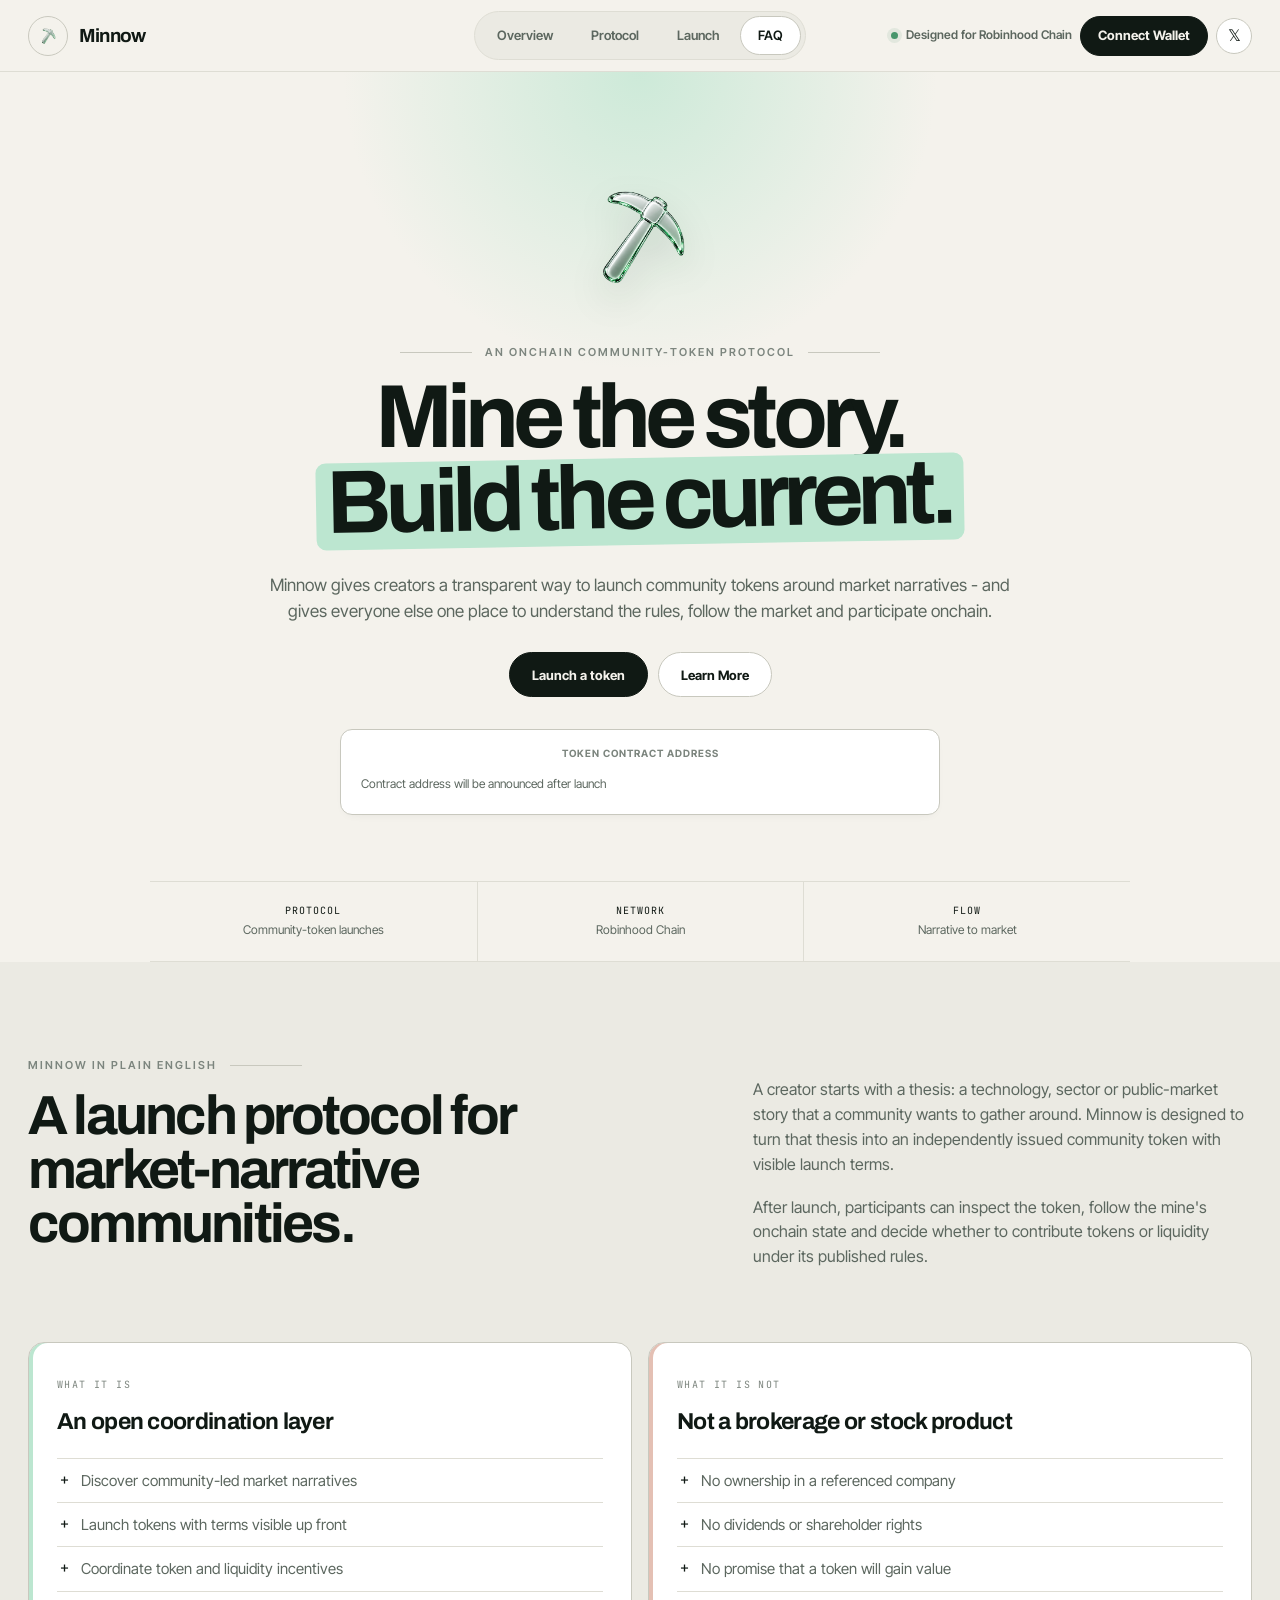
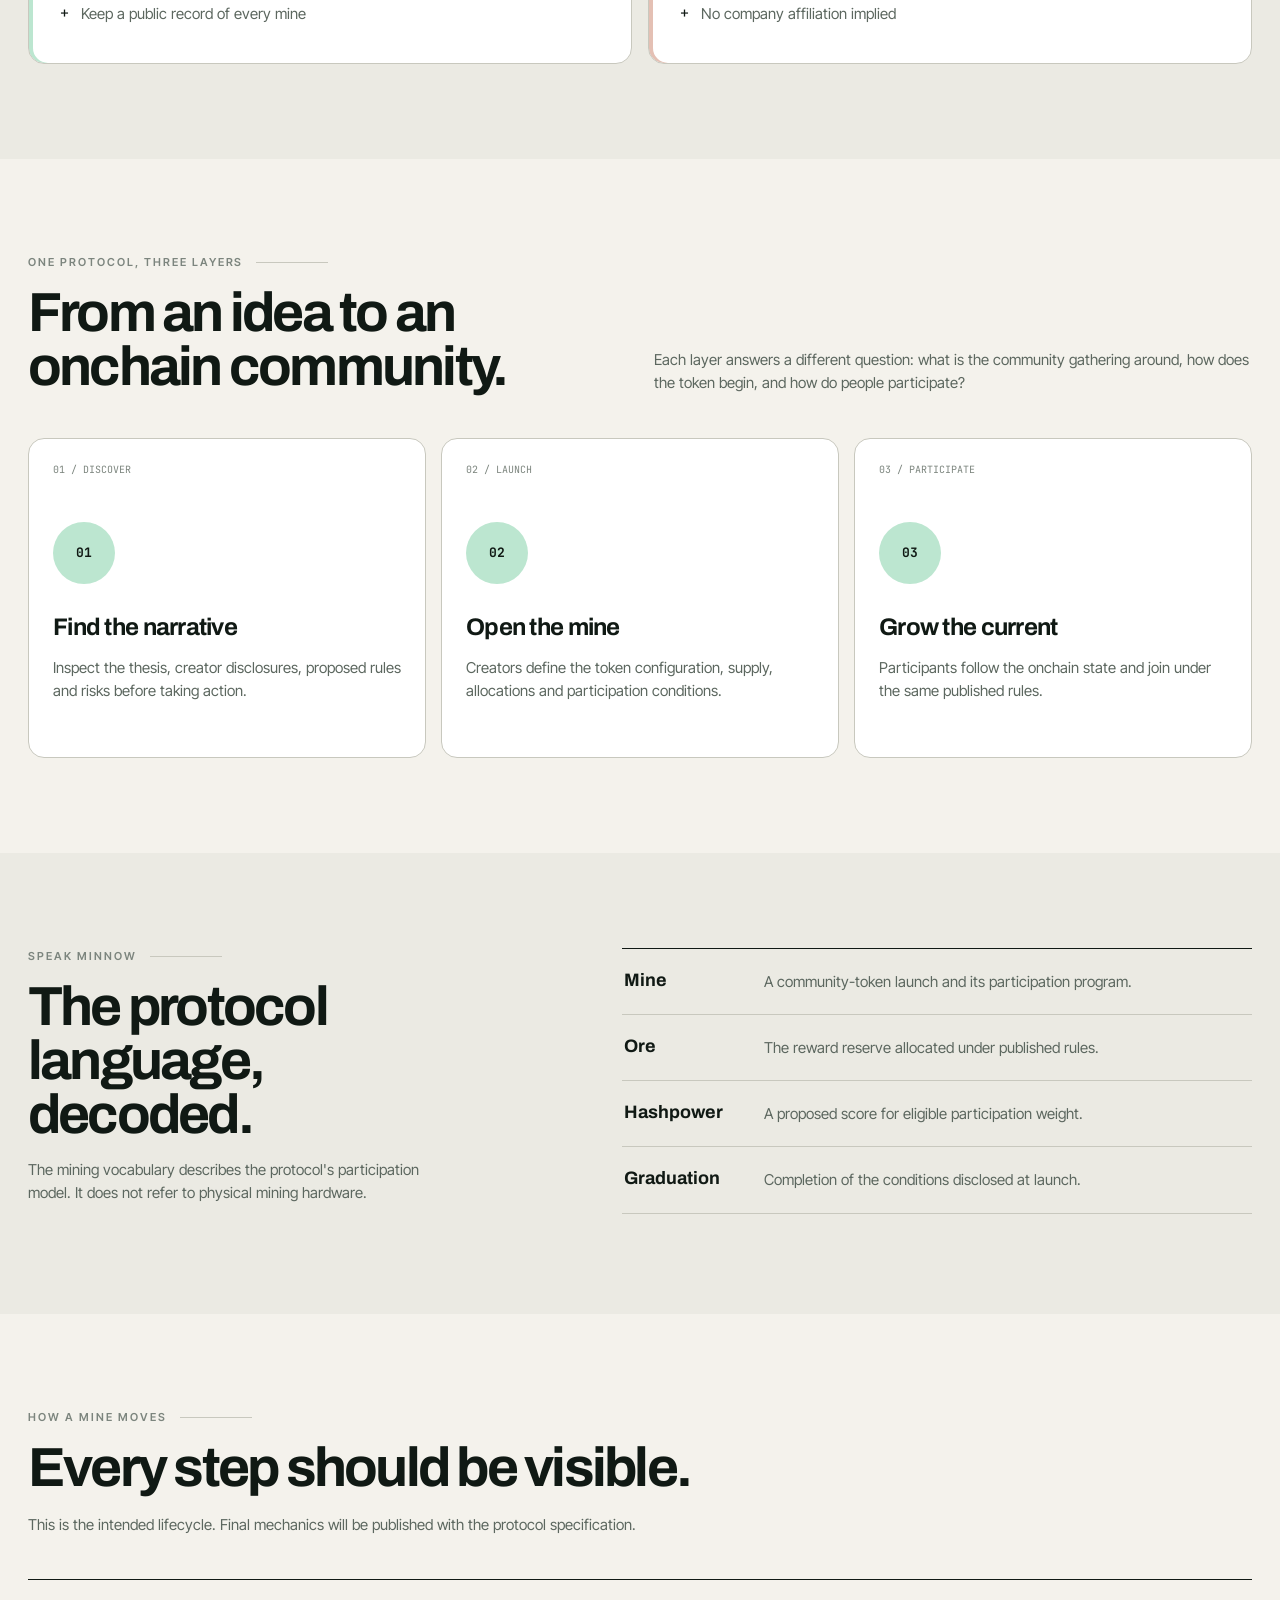
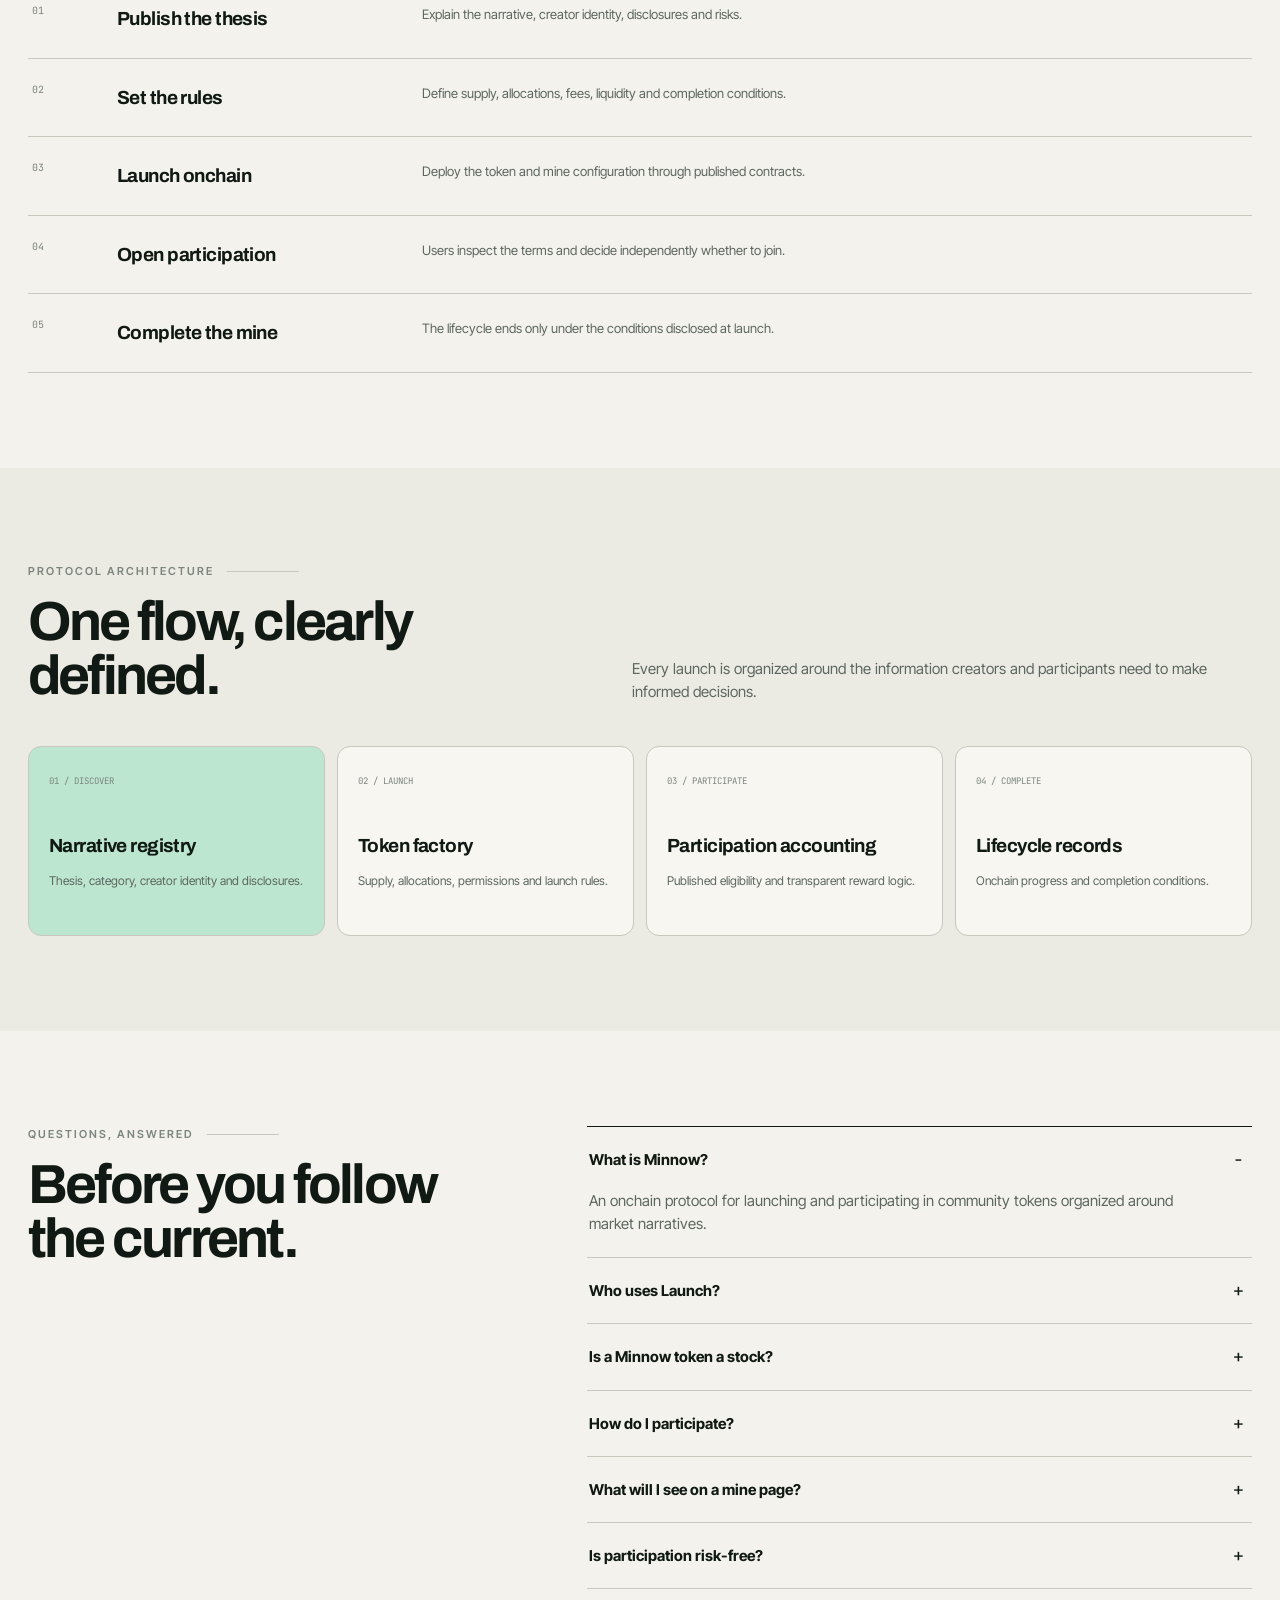
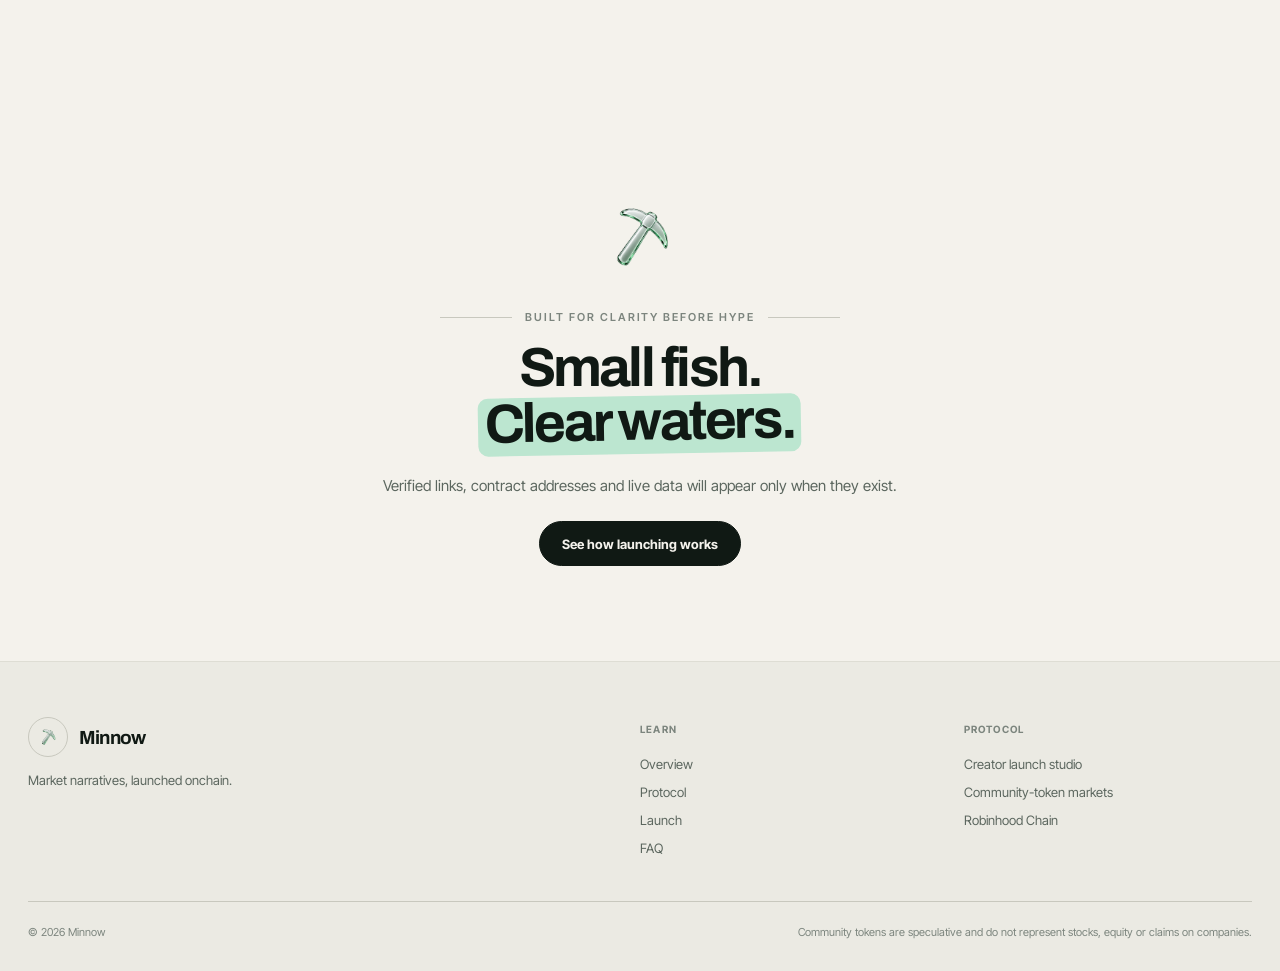
<file: index.html>
<!doctype html>
<html lang=en>
<head>
<meta charset=UTF-8>
<meta name=viewport content=width=device-width,initial-scale=1>
<title>Minnow &mdash; Market narratives, launched onchain</title>
<meta name='description' content='An onchain launch protocol for community tokens inspired by market narratives.'>
<link rel=icon href=Minnow.png>
<link rel='preconnect' href='https://fonts.googleapis.com'>
<link href='https://fonts.googleapis.com/css2?family=Archivo:wght@500;600;700;800&family=Inter+Tight:wght@400;500;600;700&family=JetBrains+Mono:wght@500&display=swap' rel='stylesheet'>
<link rel=stylesheet href=styles.css>
<link rel='stylesheet' href='enhancements.css'>
</head>
<body>
<header>
  <a class='brand' href='#top'><i><img src='Minnow.png' alt=''></i><b>Minnow</b></a>
  <nav><a href='#overview' class='on'>Overview</a><a href='#model'>Protocol</a><a href='launch.html'>Launch</a><a href='#faq'>FAQ</a></nav>
  <div class='actions'><span class='network'><i></i>Designed for Robinhood Chain</span><a href='#' id='connect-wallet' class='btn dark small'>Connect Wallet</a><a href='https://x.com/minnowhood' target='_blank' rel='noopener' class='social-link' title='Follow on X'>𝕏</a></div>
</header>
<main id=top>
<section class='hero'>
  <div class='glow'></div><img class='hero-logo' src='Minnow.png' alt='Minnow pickaxe'>
  <div class='eyebrow center'>An onchain community-token protocol</div>
  <h1>Mine the story.<br><mark>Build the current.</mark></h1>
  <p>Minnow gives creators a transparent way to launch community tokens around market narratives - and gives everyone else one place to understand the rules, follow the market and participate onchain.</p>
  <div class='ctas'><a class='btn dark' href='launch.html'>Launch a token</a><a class='btn' href='#overview'>Learn More</a></div>
  <div class='contract-box' id='contract-box'>
    <div class='contract-label'>Token Contract Address</div>
    <div class='contract-address' id='contract-address'>
      <span class='placeholder'>Contract address will be announced after launch</span>
    </div>
    <button class='copy-btn' id='copy-btn' style='display:none'>Copy</button>
  </div>
  <div class='truth-strip' id='status'><span><b>PROTOCOL</b> Community-token launches</span><span><b>NETWORK</b> Robinhood Chain</span><span><b>FLOW</b> Narrative to market</span></div>
</section>
<section class='alt' id='overview'><div class='wrap overview-grid'>
  <div><div class='eyebrow'>Minnow in plain English</div><h2>A launch protocol for market-narrative communities.</h2></div>
  <div class='lead-copy'><p>A creator starts with a thesis: a technology, sector or public-market story that a community wants to gather around. Minnow is designed to turn that thesis into an independently issued community token with visible launch terms.</p><p>After launch, participants can inspect the token, follow the mine's onchain state and decide whether to contribute tokens or liquidity under its published rules.</p></div>
</div><div class='wrap boundary-grid'>
  <article class='boundary yes'><small>WHAT IT IS</small><h3>An open coordination layer</h3><ul><li>Discover community-led market narratives</li><li>Launch tokens with terms visible up front</li><li>Coordinate token and liquidity incentives</li><li>Keep a public record of every mine</li></ul></article>
  <article class='boundary no'><small>WHAT IT IS NOT</small><h3>Not a brokerage or stock product</h3><ul><li>No ownership in a referenced company</li><li>No dividends or shareholder rights</li><li>No promise that a token will gain value</li><li>No company affiliation implied</li></ul></article>
</div></section>
<section id='model'><div class='wrap'>
  <div class='head split'><div><div class='eyebrow'>One protocol, three layers</div><h2>From an idea to an onchain community.</h2></div><p>Each layer answers a different question: what is the community gathering around, how does the token begin, and how do people participate?</p></div>
  <div class='layer-grid'><article><span>01 / DISCOVER</span><div class='layer-icon'>01</div><h3>Find the narrative</h3><p>Inspect the thesis, creator disclosures, proposed rules and risks before taking action.</p></article><article><span>02 / LAUNCH</span><div class='layer-icon'>02</div><h3>Open the mine</h3><p>Creators define the token configuration, supply, allocations and participation conditions.</p></article><article><span>03 / PARTICIPATE</span><div class='layer-icon'>03</div><h3>Grow the current</h3><p>Participants follow the onchain state and join under the same published rules.</p></article></div>
</div></section>
<section class='alt' id='language'><div class='wrap terminology'>
  <div class='term-intro'><div class='eyebrow'>Speak Minnow</div><h2>The protocol language, decoded.</h2><p>The mining vocabulary describes the protocol's participation model. It does not refer to physical mining hardware.</p></div>
  <dl><div><dt>Mine</dt><dd>A community-token launch and its participation program.</dd></div><div><dt>Ore</dt><dd>The reward reserve allocated under published rules.</dd></div><div><dt>Hashpower</dt><dd>A proposed score for eligible participation weight.</dd></div><div><dt>Graduation</dt><dd>Completion of the conditions disclosed at launch.</dd></div></dl>
</div></section>
<section id='journey'><div class='wrap'>
  <div class='head'><div class='eyebrow'>How a mine moves</div><h2>Every step should be visible.</h2><p>This is the intended lifecycle. Final mechanics will be published with the protocol specification.</p></div>
  <div class='steps'><div><span>01</span><h3>Publish the thesis</h3><p>Explain the narrative, creator identity, disclosures and risks.</p></div><div><span>02</span><h3>Set the rules</h3><p>Define supply, allocations, fees, liquidity and completion conditions.</p></div><div><span>03</span><h3>Launch onchain</h3><p>Deploy the token and mine configuration through published contracts.</p></div><div><span>04</span><h3>Open participation</h3><p>Users inspect the terms and decide independently whether to join.</p></div><div><span>05</span><h3>Complete the mine</h3><p>The lifecycle ends only under the conditions disclosed at launch.</p></div></div>
</div></section>
<section class='alt roadmap'><div class='wrap'><div class='head split'><div><div class='eyebrow'>Protocol architecture</div><h2>One flow, clearly defined.</h2></div><p>Every launch is organized around the information creators and participants need to make informed decisions.</p></div><div class='roadmap-grid'><article class='done'><span>01 / DISCOVER</span><h3>Narrative registry</h3><p>Thesis, category, creator identity and disclosures.</p></article><article><span>02 / LAUNCH</span><h3>Token factory</h3><p>Supply, allocations, permissions and launch rules.</p></article><article><span>03 / PARTICIPATE</span><h3>Participation accounting</h3><p>Published eligibility and transparent reward logic.</p></article><article><span>04 / COMPLETE</span><h3>Lifecycle records</h3><p>Onchain progress and completion conditions.</p></article></div></div></section>
<section id='faq'><div class='wrap faq-grid'><div><div class='eyebrow'>Questions, answered</div><h2>Before you follow the current.</h2></div><div class='faqs'>
  <details open><summary>What is Minnow?</summary><p>An onchain protocol for launching and participating in community tokens organized around market narratives.</p></details>
  <details><summary>Who uses Launch?</summary><p>Creators, communities and project teams use it to define the narrative, token, allocation, liquidity plan and disclosures.</p></details>
  <details><summary>Is a Minnow token a stock?</summary><p>No. It provides no equity, dividends, voting rights, revenue rights or claim on a company.</p></details>
  <details><summary>How do I participate?</summary><p>Connect a wallet, review the mine terms and participate under the published token and liquidity rules.</p></details>
  <details><summary>What will I see on a mine page?</summary><p>The narrative, creator disclosures, token configuration, participation rules, liquidity conditions and onchain lifecycle state.</p></details>
  <details><summary>Is participation risk-free?</summary><p>No. Community tokens can lose all value. Contract, liquidity, regulatory and creator risks may apply.</p></details>
</div></div></section>
<section class='closing'><img src='Minnow.png' alt=''><div class='eyebrow center'>Built for clarity before hype</div><h2>Small fish.<br><mark>Clear waters.</mark></h2><p>Verified links, contract addresses and live data will appear only when they exist.</p><a class='btn dark' href='launch.html'>See how launching works</a></section>
</main>
<footer><div class='wrap footer-grid'><div><a class='brand' href='#top'><i><img src='Minnow.png' alt=''></i><b>Minnow</b></a><p>Market narratives, launched onchain.</p></div><div><b>LEARN</b><a href='#overview'>Overview</a><a href='#model'>Protocol</a><a href='launch.html'>Launch</a><a href='#faq'>FAQ</a></div><div><b>PROTOCOL</b><span>Creator launch studio</span><span>Community-token markets</span><span>Robinhood Chain</span></div></div><div class='wrap legal'>© 2026 Minnow <span>Community tokens are speculative and do not represent stocks, equity or claims on companies.</span></div></footer><script src='wallet.js'></script>
<script src='app.js'></script>
</body>
</html>
</file>
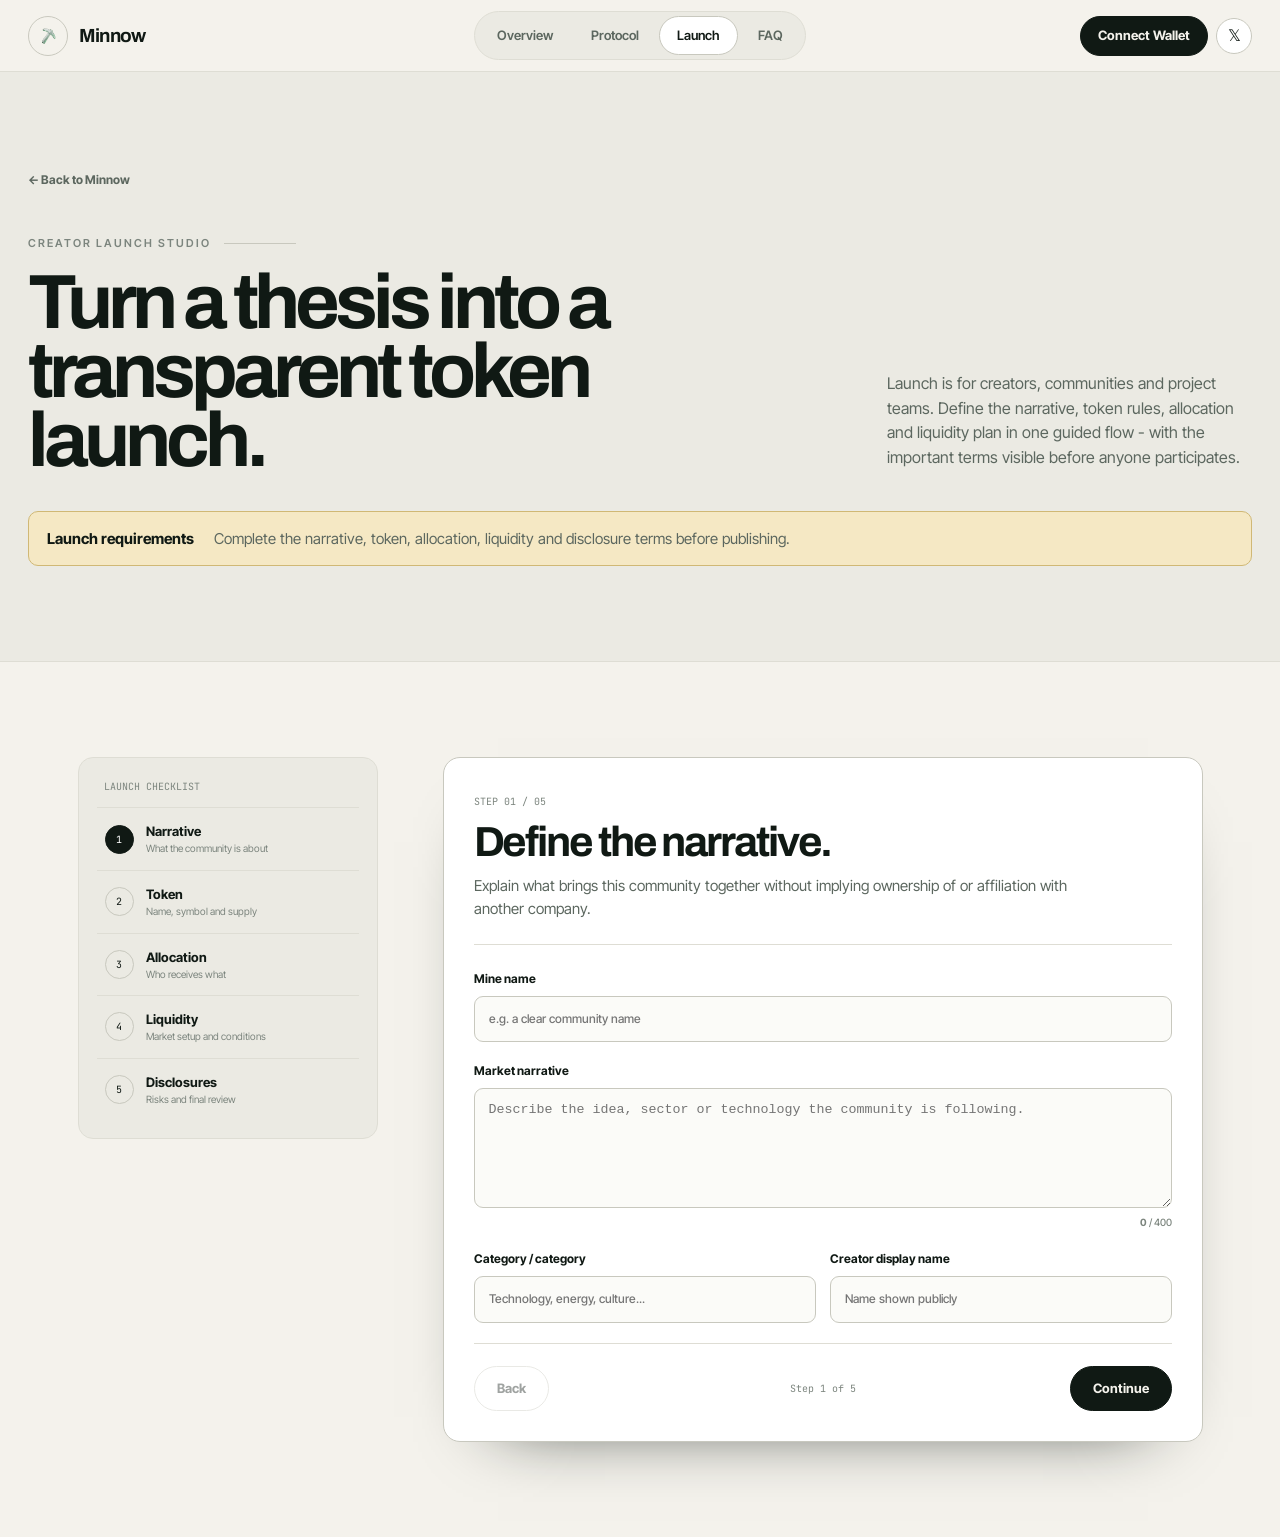
<file: launch.html>
<!doctype html>
<html lang='en'>
<head>
<meta charset='UTF-8'>
<meta name='viewport' content='width=device-width,initial-scale=1'>
<title>Launch a token - Minnow</title>
<meta name='description' content='Define a community-token launch with clear narrative, token, liquidity and disclosure terms.'>
<link rel='icon' href='Minnow.png'>
<link rel='preconnect' href='https://fonts.googleapis.com'>
<link href='https://fonts.googleapis.com/css2?family=Archivo:wght@500;600;700;800&family=Inter+Tight:wght@400;500;600;700&family=JetBrains+Mono:wght@500&display=swap' rel='stylesheet'>
<link rel='stylesheet' href='styles.css'>
<link rel='stylesheet' href='enhancements.css'>
</head>
<body class='launch-page'>
<header>
<a class='brand' href='index.html'>
<i>
<img src='Minnow.png' alt=''>
</i>
<b>Minnow</b>
</a>
<nav>
<a href='index.html#overview'>Overview</a>
<a href='index.html#model'>Protocol</a>
<a href='launch.html' class='on'>Launch</a>
<a href='index.html#faq'>FAQ</a>
</nav>
<div class='actions'>
<a href='#' id='connect-wallet' class='btn dark small'>Connect Wallet</a>
<a href='https://x.com/minnowhood' target='_blank' rel='noopener' class='social-link' title='Follow on X'>𝕏</a>
</div>
</header>
<main>
<section class='launch-hero'>
<div class='wrap'>
<a class='back-link' href='index.html'>&larr; Back to Minnow</a>
<div class='launch-intro'>
<div>
<div class='eyebrow'>Creator launch studio</div>
<h1>Turn a thesis into a transparent token launch.</h1>
</div>
<p>Launch is for creators, communities and project teams. Define the narrative, token rules, allocation and liquidity plan in one guided flow - with the important terms visible before anyone participates.</p>
</div>
<div class='notice'>
<b>Launch requirements</b>
<span>Complete the narrative, token, allocation, liquidity and disclosure terms before publishing.</span>
</div>
</div>
</section>
<section class='launch-workspace'>
<div class='wrap launch-layout'>
<aside class='launch-steps'>
<small>LAUNCH CHECKLIST</small>
<button class='active' data-step-target='1'>
<i>1</i>
<span>
<b>Narrative</b>
<em>What the community is about</em>
</span>
</button>
<button data-step-target='2'>
<i>2</i>
<span>
<b>Token</b>
<em>Name, symbol and supply</em>
</span>
</button>
<button data-step-target='3'>
<i>3</i>
<span>
<b>Allocation</b>
<em>Who receives what</em>
</span>
</button>
<button data-step-target='4'>
<i>4</i>
<span>
<b>Liquidity</b>
<em>Market setup and conditions</em>
</span>
</button>
<button data-step-target='5'>
<i>5</i>
<span>
<b>Disclosures</b>
<em>Risks and final review</em>
</span>
</button>
</aside>
<form class='launch-form' id='launch-form'>
<div class='form-step active' data-step='1'>
<div class='form-head'>
<span>STEP 01 / 05</span>
<h2>Define the narrative.</h2>
<p>Explain what brings this community together without implying ownership of or affiliation with another company.</p>
</div>
<label>Mine name <input name='mineName' placeholder='e.g. a clear community name' maxlength='48'>
</label>
<label>Market narrative <textarea name='narrative' placeholder='Describe the idea, sector or technology the community is following.' maxlength='400'>
</textarea>
<small>
<b data-count='narrative'>0</b> / 400</small>
</label>
<div class='field-row'>
<label>Category / category<input name='category' placeholder='Technology, energy, culture...'>
</label>
<label>Creator display name<input name='creator' placeholder='Name shown publicly'>
</label>
</div>
</div>
<div class='form-step' data-step='2'>
<div class='form-head'>
<span>STEP 02 / 05</span>
<h2>Configure the token.</h2>
<p>Set the token terms that participants will review before joining the mine.</p>
</div>
<div class='field-row'>
<label>Token name<input name='tokenName' placeholder='Community token name'>
</label>
<label>Symbol<input name='symbol' placeholder='3-8 characters' maxlength='8'>
</label>
</div>
<label>Total supply<input name='supply' inputmode='numeric' placeholder='Enter the fixed supply'>
</label>
<div class='choice-group'>
<span>Supply after launch</span>
<label>
<input type='radio' name='minting' value='fixed' checked>
<b>Fixed forever</b>
<small>No additional tokens can be minted.</small>
</label>
<label>
<input type='radio' name='minting' value='managed'>
<b>Managed permission</b>
<small>Any mint authority must be disclosed.</small>
</label>
</div>
</div>
<div class='form-step' data-step='3'>
<div class='form-head'>
<span>STEP 03 / 05</span>
<h2>Make allocation legible.</h2>
<p>Show how supply is intended to be divided. Exact validation will follow the final protocol rules.</p>
</div>
<div class='allocation-grid'>
<label>Community / mining<input name='communityAllocation' type='number' min='0' max='100' placeholder='%'>
</label>
<label>Initial liquidity<input name='liquidityAllocation' type='number' min='0' max='100' placeholder='%'>
</label>
<label>Creator / team<input name='teamAllocation' type='number' min='0' max='100' placeholder='%'>
</label>
<label>Other<input name='otherAllocation' type='number' min='0' max='100' placeholder='%'>
</label>
</div>
<label>Allocation notes<textarea name='allocationNotes' placeholder='Explain vesting, lockups, recipients and any reserved supply.'>
</textarea>
</label>
</div>
<div class='form-step' data-step='4'>
<div class='form-head'>
<span>STEP 04 / 05</span>
<h2>Describe the market setup.</h2>
<p>Participants should understand how liquidity starts, who controls it and when conditions can change.</p>
</div>
<label>Paired asset<input name='pairedAsset' placeholder='To be defined by supported network assets'>
</label>
<div class='field-row'>
<label>Liquidity source<select name='liquiditySource'>
<option value=''>Select a model</option>
<option>Creator funded</option>
<option>Community funded</option>
<option>Protocol formation</option>
</select>
</label>
<label>Liquidity control<select name='liquidityControl'>
<option value=''>Select a condition</option>
<option>Locked</option>
<option>Burned LP position</option>
<option>Managed - disclosed</option>
</select>
</label>
</div>
<label>Completion / graduation condition<textarea name='graduation' placeholder='Describe the objective onchain condition that completes the mine.'>
</textarea>
</label>
</div>
<div class='form-step' data-step='5'>
<div class='form-head'>
<span>STEP 05 / 05</span>
<h2>Disclose, then review.</h2>
<p>Clear disclosures are part of the launch, not an afterthought.</p>
</div>
<label>Creator conflicts and holdings<textarea name='conflicts' placeholder='Disclose relevant interests, related wallets or relationships.'>
</textarea>
</label>
<label>Referenced companies or assets<input name='references' placeholder='List references, or enter None'>
</label>
<div class='confirm-list'>
<label>
<input type='checkbox' name='independent'>
<span>I understand this token is independent from any referenced company and provides no equity or shareholder rights.</span>
</label>
<label>
<input type='checkbox' name='risk'>
<span>I will present token, liquidity, smart-contract and creator risks clearly.</span>
</label>
<label>
<input type='checkbox' name='accuracy'>
<span>I confirm the submitted launch information is accurate to the best of my knowledge.</span>
</label>
</div>
</div>
<div class='form-actions'>
<button type='button' class='btn' id='prev' disabled>Back</button>
<span id='step-label'>Step 1 of 5</span>
<button type='button' class='btn dark' id='next'>Continue</button>
</div>
</form>
</div>
</section>
</main>
<script src='wallet.js'>
</script>
<script src='launch.js'>
</script>
</body>
</html>
</file>
<file: enhancements.css>
.status-pill{padding:7px 11px;border:1px solid var(--edge2);border-radius:99px;background:#fff;color:var(--muted);font-size:10px;font-weight:700;letter-spacing:.08em;text-transform:uppercase}
.social-link{width:36px;height:36px;display:grid;place-items:center;border:1px solid var(--edge2);border-radius:50%;background:#fff;color:var(--ink);font-size:16px;font-weight:400;transition:.2s}.social-link:hover{background:var(--ink);color:#fff;border-color:var(--ink)}
nav a.connected{background:var(--mint);border-color:#79bd9d;color:var(--ink);font:500 11px var(--mono)}
.contract-box{max-width:600px;margin:32px auto 0;padding:16px 20px;display:flex;flex-direction:column;gap:8px;border:1px solid var(--edge2);border-radius:12px;background:#fff;box-shadow:0 4px 12px -8px #10191420}.contract-label{color:var(--faint);font-size:10px;font-weight:700;letter-spacing:.1em;text-transform:uppercase}.contract-address{display:flex;align-items:center;gap:12px;min-height:28px}.contract-address span{font:500 13px var(--mono);color:var(--ink);word-break:break-all}.contract-address .placeholder{color:var(--muted);font:400 12px var(--ui)}.copy-btn{padding:6px 12px;border:1px solid var(--edge2);border-radius:6px;background:var(--paper2);color:var(--ink);font-size:11px;font-weight:700;transition:.2s;cursor:pointer}.copy-btn:hover{background:var(--mint);border-color:#79bd9d}
.hero{padding-top:72px}.hero>p{max-width:760px}.hero-logo{background:transparent}.brand>i{background:transparent}.truth-strip{max-width:980px;margin:66px auto 0;display:grid;grid-template-columns:repeat(3,1fr);border-block:1px solid var(--edge)}
.truth-strip span{padding:22px 18px;color:var(--muted);font-size:12px}.truth-strip span+span{border-left:1px solid var(--edge)}.truth-strip b{display:block;margin-bottom:4px;color:var(--ink);font:10px var(--mono);letter-spacing:.1em}
.overview-grid{display:grid;grid-template-columns:1.1fr .9fr;gap:9vw;align-items:start}.overview-grid h2{max-width:670px}.lead-copy{padding-top:20px}.lead-copy p{margin:0 0 18px;color:var(--muted);font-size:16px}
.boundary-grid{display:grid;grid-template-columns:1fr 1fr;gap:16px;margin-top:55px}.boundary{padding:28px;border:1px solid var(--edge2);border-radius:16px;background:#fff}.boundary.yes{box-shadow:inset 4px 0 var(--mint)}.boundary.no{box-shadow:inset 4px 0 #e4c0b4}.boundary small{font:10px var(--mono);color:var(--faint)}.boundary h3{margin:10px 0 18px;font-size:23px}.boundary ul{margin:0;padding:0;list-style:none}.boundary li{padding:10px 0 10px 24px;position:relative;border-top:1px solid var(--edge);color:var(--muted)}.boundary li:before{content:'+';position:absolute;left:3px;color:var(--ink);font-family:var(--mono)}
.layer-grid{display:grid;grid-template-columns:repeat(3,1fr);gap:15px}.layer-grid article{min-height:320px;padding:24px;display:flex;flex-direction:column;border:1px solid var(--edge2);border-radius:16px;background:#fff}.layer-grid>article>span{font:10px var(--mono);color:var(--faint)}.layer-icon{width:62px;height:62px;margin:46px 0 25px;display:grid;place-items:center;border-radius:50%;background:var(--mint);font:700 13px var(--mono)}.layer-grid h3{font-size:24px}.layer-grid p{margin-top:10px;color:var(--muted)}
.terminology{display:grid;grid-template-columns:.85fr 1.15fr;gap:10vw}.term-intro p{max-width:430px;color:var(--muted)}.terminology dl{margin:0;border-top:1px solid var(--ink)}.terminology dl>div{padding:21px 2px;display:grid;grid-template-columns:140px 1fr;border-bottom:1px solid var(--edge2)}.terminology dt{font:700 18px var(--display)}.terminology dd{margin:0;color:var(--muted)}
.roadmap-grid{display:grid;grid-template-columns:repeat(4,1fr);gap:12px}.roadmap-grid article{min-height:190px;padding:20px;border:1px solid var(--edge2);border-radius:13px;background:#f7f6f1}.roadmap-grid article.done{background:var(--mint)}.roadmap-grid span{font:9px var(--mono);color:var(--faint)}.roadmap-grid h3{margin-top:40px}.roadmap-grid p{color:var(--muted);font-size:12px}
.faq-grid{display:grid;grid-template-columns:.8fr 1.2fr;gap:9vw}.faqs{border-top:1px solid var(--ink)}.faqs details{border-bottom:1px solid var(--edge2)}.faqs summary{padding:21px 42px 21px 2px;position:relative;cursor:pointer;list-style:none;font-weight:700}.faqs summary:after{content:'+';position:absolute;right:8px;font:18px var(--mono)}.faqs details[open] summary:after{content:'-'} .faqs details p{margin:-4px 50px 22px 2px;color:var(--muted)}
.closing>p{max-width:560px;margin:20px auto 24px;color:var(--muted)}.footer-grid span{padding:4px 0;color:var(--muted);font-size:13px}
.launch-page{background:var(--paper)}.launch-hero{padding:55px 0 46px;border-bottom:1px solid var(--edge);background:var(--paper2)}.back-link{display:inline-block;margin-bottom:45px;color:var(--muted);font-size:12px;font-weight:700}.launch-intro{display:grid;grid-template-columns:1.35fr .65fr;gap:8vw;align-items:end}.launch-intro h1{max-width:870px;font-size:clamp(48px,6vw,86px)}.launch-intro>p{margin:0 0 5px;color:var(--muted);font-size:16px}.notice{margin-top:36px;padding:15px 18px;display:flex;gap:20px;border:1px solid #d0b875;border-radius:10px;background:#f5e8c4}.notice b{white-space:nowrap}.notice span{color:var(--muted)}
.launch-workspace{padding:60px 0 100px}.launch-layout{display:grid;grid-template-columns:300px minmax(0,760px);gap:65px;justify-content:center;align-items:start}.launch-steps{position:sticky;top:110px;padding:18px;border:1px solid var(--edge);border-radius:15px;background:var(--paper2)}.launch-steps>small{display:block;margin:4px 7px 14px;font:10px var(--mono);color:var(--faint)}.launch-steps button{width:100%;padding:13px 8px;display:flex;align-items:center;gap:12px;border:0;border-top:1px solid var(--edge);background:transparent;text-align:left}.launch-steps button i{width:29px;height:29px;display:grid;place-items:center;flex:none;border:1px solid var(--edge2);border-radius:50%;font:10px var(--mono);font-style:normal}.launch-steps button span{display:flex;flex-direction:column}.launch-steps button b{font-size:13px}.launch-steps button em{color:var(--faint);font-size:10px;font-style:normal}.launch-steps button.active i{background:var(--ink);color:#fff;border-color:var(--ink)}.launch-steps button.complete i{background:var(--mint);border-color:#79bd9d}
.launch-form{padding:30px;border:1px solid var(--edge2);border-radius:17px;background:#fff;box-shadow:0 30px 70px -55px #101914}.form-step{display:none}.form-step.active{display:block}.form-head{padding-bottom:24px;margin-bottom:25px;border-bottom:1px solid var(--edge)}.form-head>span{font:10px var(--mono);color:var(--faint)}.form-head h2{margin-top:11px;font-size:42px}.form-head p{max-width:600px;margin:10px 0 0;color:var(--muted)}
.launch-form label{display:flex;flex-direction:column;gap:7px;margin-bottom:20px;font-size:12px;font-weight:700}.launch-form input,.launch-form textarea,.launch-form select{width:100%;padding:13px 14px;border:1px solid var(--edge2);border-radius:9px;outline:0;background:#fbfbf8;font-weight:500}.launch-form input:focus,.launch-form textarea:focus,.launch-form select:focus{border-color:var(--ink);box-shadow:0 0 0 3px #bce6d088}.launch-form textarea{min-height:120px;resize:vertical}.launch-form label>small{align-self:flex-end;color:var(--faint);font-weight:500}.field-row,.allocation-grid{display:grid;grid-template-columns:1fr 1fr;gap:14px}.allocation-grid{grid-template-columns:repeat(4,1fr)}
.choice-group{margin-bottom:18px}.choice-group>span{display:block;margin-bottom:8px;font-size:12px;font-weight:700}.choice-group label{padding:14px;display:grid;grid-template-columns:20px 1fr;gap:2px 8px;border:1px solid var(--edge);border-radius:10px}.choice-group input{width:auto;grid-row:1/3}.choice-group small{grid-column:2;color:var(--faint)}.confirm-list label{padding:14px;display:grid;grid-template-columns:18px 1fr;align-items:start;border:1px solid var(--edge);border-radius:10px;font-weight:500}.confirm-list input{width:auto;margin-top:3px}.form-actions{padding-top:22px;display:grid;grid-template-columns:1fr auto 1fr;align-items:center;border-top:1px solid var(--edge)}.form-actions button:first-child{justify-self:start}.form-actions button:last-child{justify-self:end}.form-actions span{font:10px var(--mono);color:var(--faint)}.form-actions button:disabled{opacity:.4;cursor:not-allowed}
@media(max-width:900px){.overview-grid,.terminology,.faq-grid,.launch-intro{grid-template-columns:1fr;gap:30px}.layer-grid{grid-template-columns:1fr}.layer-grid article{min-height:auto}.layer-icon{margin:28px 0 20px}.roadmap-grid{grid-template-columns:1fr 1fr}.launch-layout{grid-template-columns:1fr}.launch-steps{position:static;display:grid;grid-template-columns:repeat(5,1fr);gap:4px}.launch-steps>small,.launch-steps button em{display:none}.launch-steps button{justify-content:center;padding:10px 2px;border:0}.launch-steps button span{display:none}}
@media(max-width:760px){header nav{display:none}.actions .btn{display:none}.hero{padding-top:48px}.truth-strip{grid-template-columns:1fr;margin-top:45px;text-align:left}.truth-strip span+span{border-left:0;border-top:1px solid var(--edge)}.boundary-grid,.roadmap-grid{grid-template-columns:1fr}.terminology dl>div{grid-template-columns:100px 1fr}.launch-hero{padding-top:32px}.launch-intro h1{font-size:45px}.notice{flex-direction:column;gap:4px}.launch-layout{width:calc(100% - 24px)}.launch-form{padding:21px 16px}.form-head h2{font-size:34px}.field-row,.allocation-grid{grid-template-columns:1fr}.form-actions{grid-template-columns:1fr 1fr}.form-actions span{display:none}}
</file>
<file: styles.css>
﻿:root{--paper:#f4f2ec;--paper2:#ebeae3;--panel:#fff;--ink:#101914;--muted:#5c675f;--faint:#7c857e;--edge:#deddd4;--edge2:#c8c8be;--mint:#bce6d0;--display:Archivo,sans-serif;--ui:'Inter Tight',sans-serif;--mono:'JetBrains Mono',monospace}*{box-sizing:border-box}html{scroll-behavior:smooth}body{margin:0;background:var(--paper);color:var(--ink);font:15px/1.55 var(--ui);-webkit-font-smoothing:antialiased}a{text-decoration:none;color:inherit}button,input{font:inherit;color:inherit}button{cursor:pointer}img{display:block;max-width:100%}.wrap{width:min(1240px,calc(100% - 56px));margin:auto}header{position:sticky;top:0;z-index:20;height:72px;padding:0 max(28px,calc((100% - 1240px)/2));display:grid;grid-template-columns:1fr auto 1fr;align-items:center;gap:20px;background:#f4f2ece8;backdrop-filter:blur(15px);border-bottom:1px solid var(--edge)}.brand{display:flex;align-items:center;gap:11px;width:max-content;font:700 19px var(--display);letter-spacing:-.04em}.brand>i{width:40px;height:40px;display:grid;place-items:center;border:1px solid var(--edge2);border-radius:50%;background:var(--panel);overflow:hidden}.brand img{width:30px;height:30px;object-fit:contain}nav{display:flex;padding:4px;gap:2px;background:var(--paper2);border:1px solid var(--edge);border-radius:99px}nav a{padding:8px 17px;border:1px solid transparent;border-radius:99px;color:var(--muted);font-size:13px;font-weight:600}nav a:hover,nav a.on{color:var(--ink);background:#fff;border-color:var(--edge2)}.actions{display:flex;align-items:center;justify-content:flex-end;gap:8px}.network{display:flex;align-items:center;gap:8px;color:var(--muted);font-size:12px;font-weight:600}.network i{width:7px;height:7px;border-radius:50%;background:#47966c;box-shadow:0 0 0 4px #47966c1c}.btn{min-height:45px;padding:11px 22px;display:inline-flex;align-items:center;justify-content:center;border:1px solid var(--edge2);border-radius:99px;background:#fff;font-weight:700;font-size:13px}.btn:hover{background:var(--paper2)}.btn.dark{color:var(--paper);background:var(--ink);border-color:var(--ink)}.btn.dark:hover{background:#28342e}.btn.small{min-height:40px;padding:8px 17px}.btn.full{width:100%;border-radius:10px}.hero{position:relative;padding-top:60px;text-align:center;overflow:hidden}.glow{position:absolute;z-index:-1;width:600px;height:600px;top:-300px;left:50%;transform:translateX(-50%);background:radial-gradient(circle,#bce6d0b3,#bce6d000 70%)}.hero-logo{width:clamp(130px,15vw,185px);height:clamp(130px,15vw,185px);object-fit:contain;margin:0 auto 15px;filter:drop-shadow(0 16px 18px #1019141c)}.eyebrow{display:flex;align-items:center;gap:13px;margin-bottom:16px;color:var(--faint);font-size:11px;font-weight:600;letter-spacing:.18em;text-transform:uppercase}.eyebrow:after,.center:before{content:'';width:72px;height:1px;background:var(--edge2)}.eyebrow.center{justify-content:center}h1,h2,h3{margin:0;font-family:var(--display)}h1{font-size:clamp(54px,7vw,105px);line-height:.9;letter-spacing:-.065em}h2{font-size:clamp(39px,4.3vw,64px);line-height:.98;letter-spacing:-.05em}h3{font-size:19px;letter-spacing:-.03em}mark{display:inline-block;padding:0 .12em .07em;background:var(--mint);color:inherit;border-radius:10px;transform:rotate(-1deg)}.hero>p{max-width:650px;margin:27px auto 0;color:var(--muted);font-size:17px}.ctas{margin-top:28px;display:flex;justify-content:center;gap:10px}.contract{margin:25px auto 0;padding:9px 14px;display:flex;align-items:center;gap:10px;border:1px solid var(--edge);border-radius:99px;background:#fff}.contract small{color:var(--faint);font-size:10px;letter-spacing:.1em}.contract b{font:500 11px var(--mono)}.contract span{color:var(--faint);font-size:11px}.stats{max-width:1240px;margin:65px auto 0;display:grid;grid-template-columns:repeat(3,1fr);border-block:1px solid var(--edge)}.stats>div{min-height:130px;display:flex;flex-direction:column;align-items:center;justify-content:center}.stats>div+div{border-left:1px solid var(--edge)}.stats small,article>small{color:var(--faint);font-size:10px;letter-spacing:.14em}.stats b{font:700 31px var(--display);letter-spacing:-.04em}.stats sup{font-size:11px;color:var(--muted)}.stats span{margin-top:5px;color:var(--faint);font-size:12px}section:not(.hero){padding:95px 0}.alt{background:var(--paper2)}.head{max-width:760px;margin-bottom:43px}.head p{max-width:620px;margin:17px 0 0;color:var(--muted)}.head.split{max-width:none;display:flex;align-items:flex-end;justify-content:space-between;gap:25px}.filters{display:flex;gap:2px;padding:4px;border:1px solid var(--edge2);border-radius:99px;background:var(--paper)}.filters button{padding:8px 13px;border:0;border-radius:99px;background:transparent;color:var(--muted);font-size:12px;font-weight:700}.filters button:hover,.filters button.on{background:var(--ink);color:#fff}.grid{display:grid;grid-template-columns:repeat(4,1fr);gap:15px}.grid article{padding:18px;background:#fff;border:1px solid var(--edge2);border-radius:15px;transition:.2s}.grid article:hover{transform:translateY(-3px);box-shadow:0 18px 36px -28px #10191488}.grid article.hide{display:none}.cardtop{display:flex;justify-content:space-between;align-items:flex-start;margin-bottom:30px}.coin{width:53px;height:53px;display:grid;place-items:center;border:1px solid #10191420;border-radius:12px;font:700 17px var(--display)}.mint{background:var(--mint)}.blue{background:#b9dce5}.sand{background:#e9d8ad}.coral{background:#e9b9a9}.tag{padding:5px 10px;border:1px solid var(--edge);border-radius:99px;background:var(--paper2);color:var(--muted);font-size:10px;font-weight:700;font-style:normal}.tag.live{background:#daf0e4;border-color:#79bd9d;color:var(--ink)}.tag.warn{background:#f3e5c5;border-color:#d9bd81}.grid article h3{margin-top:6px}.grid article>p{min-height:63px;margin:9px 0 17px;color:var(--muted);font-size:13px}.metrics{display:grid;grid-template-columns:1fr 1fr;border-block:1px solid var(--edge)}.metrics span{padding:11px 0;color:var(--faint);font-size:9px;letter-spacing:.1em}.metrics span+span{padding-left:13px;border-left:1px solid var(--edge)}.metrics b{display:block;margin-top:4px;color:var(--ink);font:700 13px var(--display);letter-spacing:0}.grid article>label{margin:14px 0 7px;display:flex;justify-content:space-between;color:var(--faint);font-size:9px;letter-spacing:.1em}.grid article>label b{font-family:var(--mono);color:var(--ink)}.bar{height:7px;padding:1px;border:1px solid var(--edge2);border-radius:99px;background:var(--paper2)}.bar i{display:block;height:100%;border-radius:99px;background:var(--ink)}.enter{width:100%;padding:14px 0 0;display:flex;justify-content:space-between;border:0;background:none;font-size:12px;font-weight:700}.terminal-grid{display:grid;grid-template-columns:1fr 1fr;align-items:center;gap:9vw}.terminal-grid>div:first-child>p{max-width:540px;margin:19px 0 30px;color:var(--muted)}ol{margin:0;padding:0;list-style:none;border-top:1px solid var(--ink);counter-reset:item}ol li{padding:16px 3px 16px 46px;position:relative;display:flex;flex-direction:column;border-bottom:1px solid var(--edge)}ol li:before{counter-increment:item;content:'0' counter(item);position:absolute;left:2px;color:var(--faint);font:10px var(--mono)}ol span{margin-top:2px;color:var(--muted);font-size:12px}.terminal{position:relative;padding:25px;border:1px solid var(--edge2);border-radius:15px;background:#fff;box-shadow:0 25px 70px -50px #10191499}.terminal:before{content:'';position:absolute;inset:-18px;z-index:-1;border:1px solid var(--edge);border-radius:23px;background-image:radial-gradient(var(--edge2) .7px,transparent .7px);background-size:8px 8px}.termhead{padding-bottom:18px;display:flex;justify-content:space-between;border-bottom:1px solid var(--edge)}.termhead>span{display:flex;flex-direction:column;color:var(--faint);font-size:10px;letter-spacing:.1em}.termhead b{margin-top:4px;color:var(--ink);font:700 18px var(--display);letter-spacing:-.02em}.terminal>label{display:block;margin:19px 0 7px;color:var(--faint);font-size:10px;letter-spacing:.1em}.amount{height:57px;display:flex;align-items:center;border:1px solid var(--edge2);border-radius:10px}.amount:focus-within{border-color:var(--ink);box-shadow:0 0 0 3px #bce6d0aa}.amount input{width:100%;min-width:0;padding:0 14px;border:0;outline:0;font:500 19px var(--mono)}.amount button{padding:5px 8px;border:0;border-radius:5px;background:var(--mint);font:700 10px var(--mono)}.amount>b{padding:0 13px 0 9px;font:500 11px var(--mono)}.quick{margin-top:7px;display:grid;grid-template-columns:repeat(4,1fr);gap:6px}.quick button{padding:8px;border:1px solid var(--edge);border-radius:7px;background:var(--paper2);font:500 10px var(--mono)}.estimate{margin:20px 0;padding:11px 0;border-block:1px solid var(--edge)}.estimate span{padding:5px 0;display:flex;justify-content:space-between;color:var(--muted);font-size:12px}.estimate b{font:500 11px var(--mono);color:var(--ink)}.estimate span:last-child b{padding:2px 6px;border-radius:4px;background:var(--mint)}.terminal>small{display:block;margin-top:11px;color:var(--faint);font-size:10px;text-align:center}.steps{border-top:1px solid var(--ink)}.steps>div{padding:24px 4px;display:grid;grid-template-columns:60px 280px 1fr;gap:25px;border-bottom:1px solid var(--edge2)}.steps span{color:var(--faint);font:10px var(--mono)}.steps p{margin:0;color:var(--muted);font-size:13px}.closing{text-align:center}.closing>img{width:115px;height:115px;object-fit:contain;margin:0 auto 15px}footer{padding:55px 0 30px;background:var(--paper2);border-top:1px solid var(--edge)}.footer-grid{display:grid;grid-template-columns:2fr 1fr 1fr;gap:35px}.footer-grid>div{display:flex;flex-direction:column;align-items:flex-start}.footer-grid p{color:var(--muted);font-size:13px}.footer-grid>div>b{margin:5px 0 12px;color:var(--faint);font-size:10px;letter-spacing:.12em}.footer-grid>div>a:not(.brand){padding:4px 0;color:var(--muted);font-size:13px}.legal{margin-top:38px;padding-top:22px;display:flex;justify-content:space-between;border-top:1px solid var(--edge2);color:var(--faint);font-size:11px}.toast{position:fixed;bottom:24px;left:50%;z-index:50;padding:10px 17px;transform:translate(-50%,20px);border-radius:99px;background:var(--ink);color:#fff;font-size:12px;opacity:0;transition:.2s;pointer-events:none}.toast.show{opacity:1;transform:translate(-50%,0)}
@media(max-width:1000px){.grid{grid-template-columns:repeat(2,1fr)}.network{display:none}}@media(max-width:760px){.wrap{width:calc(100% - 36px)}header{height:auto;min-height:70px;padding:10px 18px;grid-template-columns:1fr auto}nav{grid-column:1/-1;grid-row:2;width:100%}nav a{flex:1;text-align:center;padding-inline:8px}.hero{padding-top:42px}.stats{grid-template-columns:1fr}.stats>div+div{border-left:0;border-top:1px solid var(--edge)}section:not(.hero){padding:68px 0}.head.split{align-items:flex-start;flex-direction:column}.filters{max-width:100%;overflow:auto}.terminal-grid{grid-template-columns:1fr;gap:60px}.terminal{margin:0 10px}.steps>div{grid-template-columns:40px 1fr}.steps p{grid-column:2}.footer-grid{grid-template-columns:1fr 1fr}.legal{gap:15px;flex-direction:column}}@media(max-width:540px){.brand>b{display:none}h1{font-size:16vw}.grid{grid-template-columns:1fr}.grid article>p{min-height:0}.filters{width:100%}.filters button{flex:1 0 auto}.ctas{flex-wrap:wrap}.footer-grid{grid-template-columns:1fr}}
</file>
